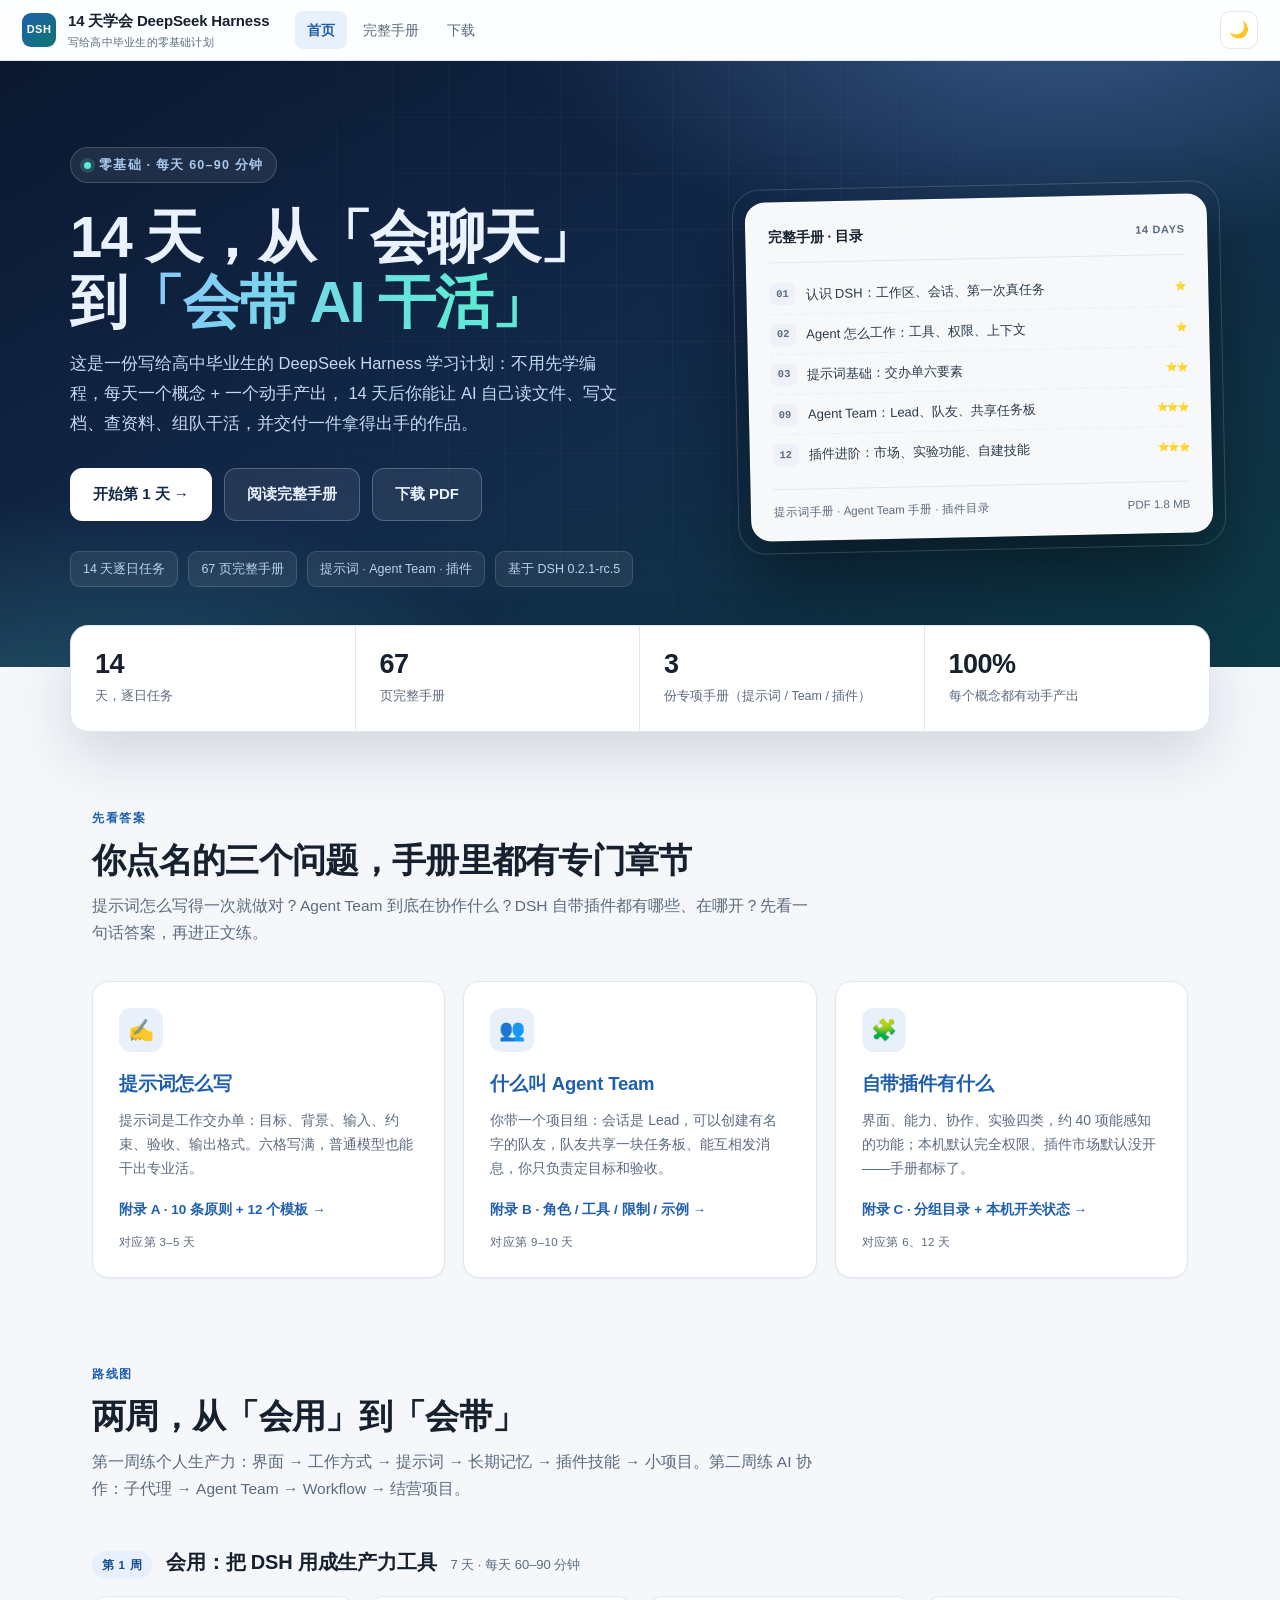
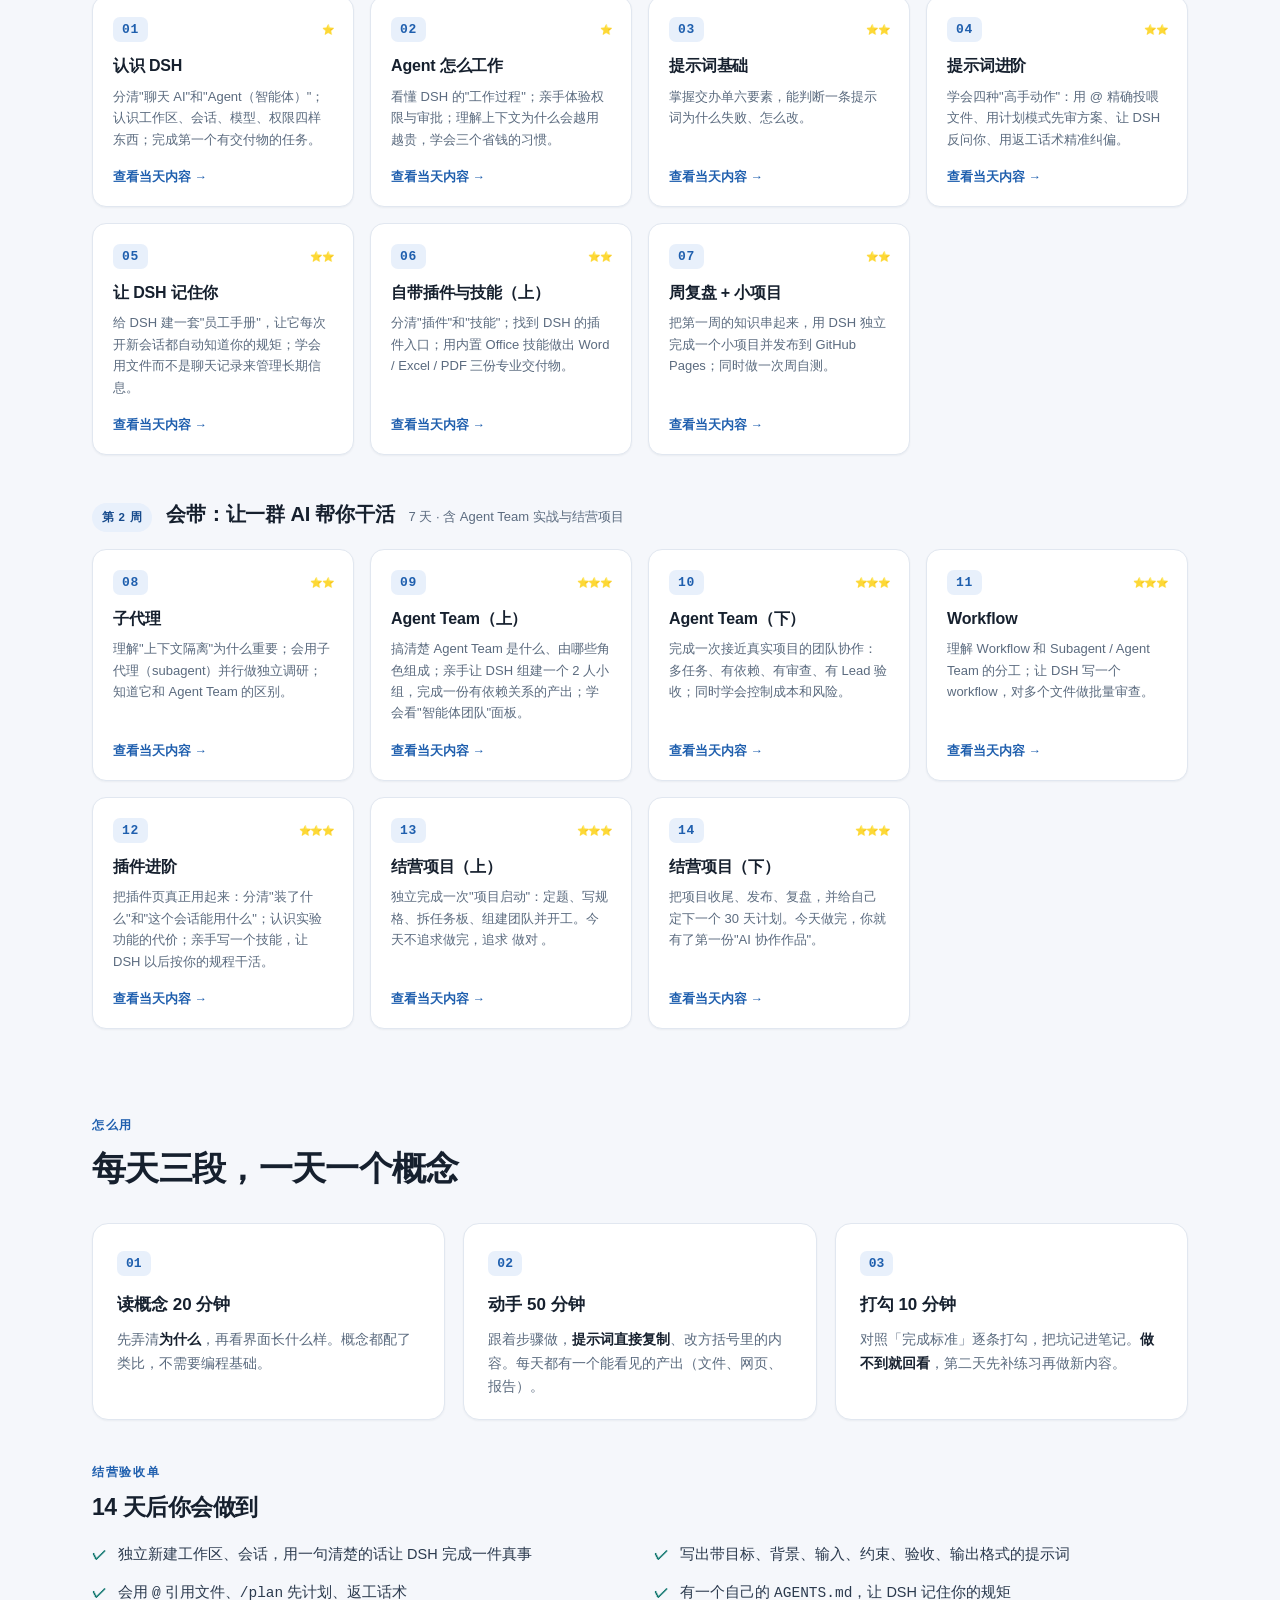
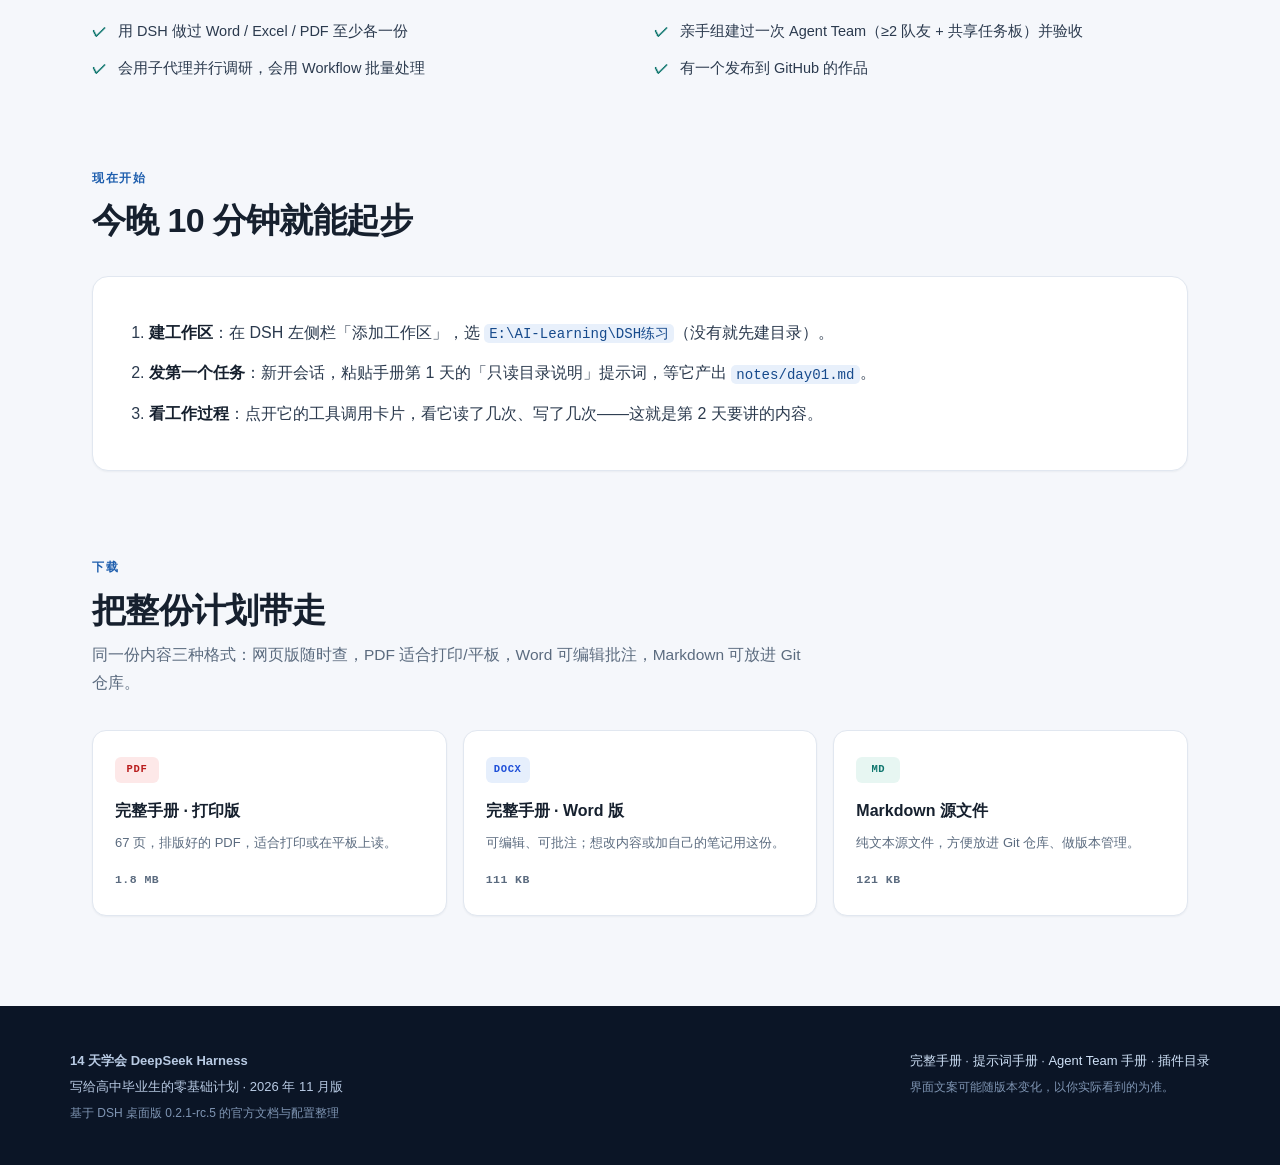
<file: index.html>
<!doctype html>
<html lang="zh-CN">
<head>
<meta charset="utf-8">
<meta name="viewport" content="width=device-width, initial-scale=1">
<title>14 天学会 DeepSeek Harness · 写给高中毕业生的零基础计划</title>
<meta name="description" content="14 天学会 DeepSeek Harness：每天 60–90 分钟的零基础计划，含提示词手册、Agent Team 手册与自带插件目录。">
<meta name="color-scheme" content="light dark">
<meta name="theme-color" content="#0b1830">
<link rel="icon" href="data:image/svg+xml,%3Csvg xmlns='http://www.w3.org/2000/svg' viewBox='0 0 64 64'%3E%3Crect width='64' height='64' rx='14' fill='%231f5fae'/%3E%3Ctext x='32' y='42' font-family='system-ui' font-size='23' font-weight='700' fill='white' text-anchor='middle'%3EDSH%3C/text%3E%3C/svg%3E">
<link rel="stylesheet" href="./assets/style.css">
<noscript><style>.reveal{opacity:1;transform:none}</style></noscript>
</head>
<body class="page-home">

<a class="skip-link" href="#main">跳到正文</a>

<header class="topbar">
  <div class="topbar-inner">
    <a class="brand" href="./index.html">
      <span class="brand-mark">DSH</span>
      <span class="brand-text">14 天学会 DeepSeek Harness<small>写给高中毕业生的零基础计划</small></span>
    </a>
    <nav class="topnav" aria-label="站点导航">
      <a href="./index.html" class="active">首页</a>
      <a href="./guide.html">完整手册</a>
      <a href="#download">下载</a>
    </nav>
    <div class="top-actions">
      <button class="icon-btn" id="themeToggle" type="button" aria-label="切换主题" title="切换主题">🌙</button>
    </div>
  </div>
  <div class="progress"><i id="progressBar"></i></div>
</header>

<section class="landing-hero">
  <div class="hero-inner">
    <div class="hero-copy">
      <span class="hero-kicker"><span class="live-dot"></span>零基础 · 每天 60–90 分钟</span>
      <h1>14 天，从「会聊天」<br>到<span class="grad">「会带 AI 干活」</span></h1>
      <p class="sub">
        这是一份写给高中毕业生的 DeepSeek Harness 学习计划：不用先学编程，每天一个概念 + 一个动手产出，
        14 天后你能让 AI 自己读文件、写文档、查资料、组队干活，并交付一件拿得出手的作品。
      </p>
      <div class="hero-cta">
        <a class="btn btn-primary" href="./guide.html#day-1">开始第 1 天 →</a>
        <a class="btn" href="./guide.html">阅读完整手册</a>
        <a class="btn" href="./downloads/dsh-14day-plan.pdf" download>下载 PDF</a>
      </div>
      <div class="hero-stats">
        <span>14 天逐日任务</span>
        <span>67 页完整手册</span>
        <span>提示词 · Agent Team · 插件</span>
        <span>基于 DSH 0.2.1-rc.5</span>
      </div>
    </div>

    <aside class="preview-card" aria-hidden="true">
      <div class="preview-head"><b>完整手册 · 目录</b><span>14 DAYS</span></div>
      <ul class="preview-list">
        <li><span class="pn">01</span><span class="pt">认识 DSH：工作区、会话、第一次真任务</span><span class="ps">⭐</span></li>
        <li><span class="pn">02</span><span class="pt">Agent 怎么工作：工具、权限、上下文</span><span class="ps">⭐</span></li>
        <li><span class="pn">03</span><span class="pt">提示词基础：交办单六要素</span><span class="ps">⭐⭐</span></li>
        <li><span class="pn">09</span><span class="pt">Agent Team：Lead、队友、共享任务板</span><span class="ps">⭐⭐⭐</span></li>
        <li><span class="pn">12</span><span class="pt">插件进阶：市场、实验功能、自建技能</span><span class="ps">⭐⭐⭐</span></li>
      </ul>
      <div class="preview-foot"><span>提示词手册 · Agent Team 手册 · 插件目录</span><span>PDF 1.8 MB</span></div>
    </aside>
  </div>
</section>

<div class="stats-strip">
  <div class="stat-item"><b>14</b><span>天，逐日任务</span></div>
  <div class="stat-item"><b>67</b><span>页完整手册</span></div>
  <div class="stat-item"><b>3</b><span>份专项手册（提示词 / Team / 插件）</span></div>
  <div class="stat-item"><b>100%</b><span>每个概念都有动手产出</span></div>
</div>

<main class="landing-main" id="main">

  <section class="section-block">
    <div class="section-head reveal">
      <div class="kicker">先看答案</div>
      <h2>你点名的三个问题，手册里都有专门章节</h2>
      <p>提示词怎么写得一次就做对？Agent Team 到底在协作什么？DSH 自带插件都有哪些、在哪开？先看一句话答案，再进正文练。</p>
    </div>
    <div class="grid-3">
      <a class="q-card reveal" href="./guide.html#appendix-a">
        <div class="q-icon">✍️</div>
        <h3>提示词怎么写</h3>
        <p>提示词是工作交办单：目标、背景、输入、约束、验收、输出格式。六格写满，普通模型也能干出专业活。</p>
        <span class="q-link">附录 A · 10 条原则 + 12 个模板 →</span>
        <span class="q-meta">对应第 3–5 天</span>
      </a>
      <a class="q-card reveal" href="./guide.html#appendix-b">
        <div class="q-icon">👥</div>
        <h3>什么叫 Agent Team</h3>
        <p>你带一个项目组：会话是 Lead，可以创建有名字的队友，队友共享一块任务板、能互相发消息，你只负责定目标和验收。</p>
        <span class="q-link">附录 B · 角色 / 工具 / 限制 / 示例 →</span>
        <span class="q-meta">对应第 9–10 天</span>
      </a>
      <a class="q-card reveal" href="./guide.html#appendix-c">
        <div class="q-icon">🧩</div>
        <h3>自带插件有什么</h3>
        <p>界面、能力、协作、实验四类，约 40 项能感知的功能；本机默认完全权限、插件市场默认没开——手册都标了。</p>
        <span class="q-link">附录 C · 分组目录 + 本机开关状态 →</span>
        <span class="q-meta">对应第 6、12 天</span>
      </a>
    </div>
  </section>

  <section class="section-block" id="roadmap">
    <div class="section-head reveal">
      <div class="kicker">路线图</div>
      <h2>两周，从「会用」到「会带」</h2>
      <p>第一周练个人生产力：界面 → 工作方式 → 提示词 → 长期记忆 → 插件技能 → 小项目。第二周练 AI 协作：子代理 → Agent Team → Workflow → 结营项目。</p>
    </div>

    <div class="week-block">
      <div class="week-head reveal">
        <span class="week-badge">第 1 周</span>
        <h3>会用：把 DSH 用成生产力工具</h3>
        <span>7 天 · 每天 60–90 分钟</span>
      </div>
      <div class="day-grid">
        <a class="day-card" href="guide.html#day-1"><div class="day-card-top"><span class="day-num">01</span><span class="day-star">⭐</span></div><h3>认识 DSH</h3><p class="day-out">分清&quot;聊天 AI&quot;和&quot;Agent（智能体）&quot;；认识工作区、会话、模型、权限四样东西；完成第一个有交付物的任务。</p><span class="day-link">查看当天内容 →</span></a><a class="day-card" href="guide.html#day-2"><div class="day-card-top"><span class="day-num">02</span><span class="day-star">⭐</span></div><h3>Agent 怎么工作</h3><p class="day-out">看懂 DSH 的&quot;工作过程&quot;；亲手体验权限与审批；理解上下文为什么会越用越贵，学会三个省钱的习惯。</p><span class="day-link">查看当天内容 →</span></a><a class="day-card" href="guide.html#day-3"><div class="day-card-top"><span class="day-num">03</span><span class="day-star">⭐⭐</span></div><h3>提示词基础</h3><p class="day-out">掌握交办单六要素，能判断一条提示词为什么失败、怎么改。</p><span class="day-link">查看当天内容 →</span></a><a class="day-card" href="guide.html#day-4"><div class="day-card-top"><span class="day-num">04</span><span class="day-star">⭐⭐</span></div><h3>提示词进阶</h3><p class="day-out">学会四种&quot;高手动作&quot;：用 @ 精确投喂文件、用计划模式先审方案、让 DSH 反问你、用返工话术精准纠偏。</p><span class="day-link">查看当天内容 →</span></a><a class="day-card" href="guide.html#day-5"><div class="day-card-top"><span class="day-num">05</span><span class="day-star">⭐⭐</span></div><h3>让 DSH 记住你</h3><p class="day-out">给 DSH 建一套&quot;员工手册&quot;，让它每次开新会话都自动知道你的规矩；学会用文件而不是聊天记录来管理长期信息。</p><span class="day-link">查看当天内容 →</span></a><a class="day-card" href="guide.html#day-6"><div class="day-card-top"><span class="day-num">06</span><span class="day-star">⭐⭐</span></div><h3>自带插件与技能（上）</h3><p class="day-out">分清&quot;插件&quot;和&quot;技能&quot;；找到 DSH 的插件入口；用内置 Office 技能做出 Word / Excel / PDF 三份专业交付物。</p><span class="day-link">查看当天内容 →</span></a><a class="day-card" href="guide.html#day-7"><div class="day-card-top"><span class="day-num">07</span><span class="day-star">⭐⭐</span></div><h3>周复盘 + 小项目</h3><p class="day-out">把第一周的知识串起来，用 DSH 独立完成一个小项目并发布到 GitHub Pages；同时做一次周自测。</p><span class="day-link">查看当天内容 →</span></a>
      </div>
    </div>

    <div class="week-block">
      <div class="week-head reveal">
        <span class="week-badge">第 2 周</span>
        <h3>会带：让一群 AI 帮你干活</h3>
        <span>7 天 · 含 Agent Team 实战与结营项目</span>
      </div>
      <div class="day-grid">
        <a class="day-card" href="guide.html#day-8"><div class="day-card-top"><span class="day-num">08</span><span class="day-star">⭐⭐</span></div><h3>子代理</h3><p class="day-out">理解&quot;上下文隔离&quot;为什么重要；会用子代理（subagent）并行做独立调研；知道它和 Agent Team 的区别。</p><span class="day-link">查看当天内容 →</span></a><a class="day-card" href="guide.html#day-9"><div class="day-card-top"><span class="day-num">09</span><span class="day-star">⭐⭐⭐</span></div><h3>Agent Team（上）</h3><p class="day-out">搞清楚 Agent Team 是什么、由哪些角色组成；亲手让 DSH 组建一个 2 人小组，完成一份有依赖关系的产出；学会看&quot;智能体团队&quot;面板。</p><span class="day-link">查看当天内容 →</span></a><a class="day-card" href="guide.html#day-10"><div class="day-card-top"><span class="day-num">10</span><span class="day-star">⭐⭐⭐</span></div><h3>Agent Team（下）</h3><p class="day-out">完成一次接近真实项目的团队协作：多任务、有依赖、有审查、有 Lead 验收；同时学会控制成本和风险。</p><span class="day-link">查看当天内容 →</span></a><a class="day-card" href="guide.html#day-11"><div class="day-card-top"><span class="day-num">11</span><span class="day-star">⭐⭐⭐</span></div><h3>Workflow</h3><p class="day-out">理解 Workflow 和 Subagent / Agent Team 的分工；让 DSH 写一个 workflow，对多个文件做批量审查。</p><span class="day-link">查看当天内容 →</span></a><a class="day-card" href="guide.html#day-12"><div class="day-card-top"><span class="day-num">12</span><span class="day-star">⭐⭐⭐</span></div><h3>插件进阶</h3><p class="day-out">把插件页真正用起来：分清&quot;装了什么&quot;和&quot;这个会话能用什么&quot;；认识实验功能的代价；亲手写一个技能，让 DSH 以后按你的规程干活。</p><span class="day-link">查看当天内容 →</span></a><a class="day-card" href="guide.html#day-13"><div class="day-card-top"><span class="day-num">13</span><span class="day-star">⭐⭐⭐</span></div><h3>结营项目（上）</h3><p class="day-out">独立完成一次&quot;项目启动&quot;：定题、写规格、拆任务板、组建团队并开工。今天不追求做完，追求 做对 。</p><span class="day-link">查看当天内容 →</span></a><a class="day-card" href="guide.html#day-14"><div class="day-card-top"><span class="day-num">14</span><span class="day-star">⭐⭐⭐</span></div><h3>结营项目（下）</h3><p class="day-out">把项目收尾、发布、复盘，并给自己定下一个 30 天计划。今天做完，你就有了第一份&quot;AI 协作作品&quot;。</p><span class="day-link">查看当天内容 →</span></a>
      </div>
    </div>
  </section>

  <section class="section-block">
    <div class="section-head reveal">
      <div class="kicker">怎么用</div>
      <h2>每天三段，一天一个概念</h2>
    </div>
    <div class="how-grid">
      <div class="how-card reveal">
        <h3>读概念 20 分钟</h3>
        <p>先弄清<b>为什么</b>，再看界面长什么样。概念都配了类比，不需要编程基础。</p>
      </div>
      <div class="how-card reveal">
        <h3>动手 50 分钟</h3>
        <p>跟着步骤做，<b>提示词直接复制</b>、改方括号里的内容。每天都有一个能看见的产出（文件、网页、报告）。</p>
      </div>
      <div class="how-card reveal">
        <h3>打勾 10 分钟</h3>
        <p>对照「完成标准」逐条打勾，把坑记进笔记。<b>做不到就回看</b>，第二天先补练习再做新内容。</p>
      </div>
    </div>

    <div class="week-block">
      <div class="section-head reveal" style="margin-bottom:20px">
        <div class="kicker">结营验收单</div>
        <h2 style="font-size:23px">14 天后你会做到</h2>
      </div>
      <ul class="kit-list reveal">
        <li>独立新建工作区、会话，用一句清楚的话让 DSH 完成一件真事</li>
        <li>写出带目标、背景、输入、约束、验收、输出格式的提示词</li>
        <li>会用 <code>@</code> 引用文件、<code>/plan</code> 先计划、返工话术</li>
        <li>有一个自己的 <code>AGENTS.md</code>，让 DSH 记住你的规矩</li>
        <li>用 DSH 做过 Word / Excel / PDF 至少各一份</li>
        <li>亲手组建过一次 Agent Team（≥2 队友 + 共享任务板）并验收</li>
        <li>会用子代理并行调研，会用 Workflow 批量处理</li>
        <li>有一个发布到 GitHub 的作品</li>
      </ul>
    </div>
  </section>

  <section class="section-block">
    <div class="section-head reveal">
      <div class="kicker">现在开始</div>
      <h2>今晚 10 分钟就能起步</h2>
    </div>
    <div class="quickstart reveal">
      <ol>
        <li><b>建工作区</b>：在 DSH 左侧栏「添加工作区」，选 <code>E:\AI-Learning\DSH练习</code>（没有就先建目录）。</li>
        <li><b>发第一个任务</b>：新开会话，粘贴手册第 1 天的「只读目录说明」提示词，等它产出 <code>notes/day01.md</code>。</li>
        <li><b>看工作过程</b>：点开它的工具调用卡片，看它读了几次、写了几次——这就是第 2 天要讲的内容。</li>
      </ol>
    </div>
  </section>

  <section class="section-block" id="download">
    <div class="section-head reveal">
      <div class="kicker">下载</div>
      <h2>把整份计划带走</h2>
      <p>同一份内容三种格式：网页版随时查，PDF 适合打印/平板，Word 可编辑批注，Markdown 可放进 Git 仓库。</p>
    </div>
    <div class="download-grid">
      <a class="download-card reveal" href="./downloads/dsh-14day-plan.pdf" download>
        <span class="file-badge file-pdf">PDF</span>
        <h3>完整手册 · 打印版</h3>
        <p>67 页，排版好的 PDF，适合打印或在平板上读。</p>
        <span class="size">1.8 MB</span>
      </a>
      <a class="download-card reveal" href="./downloads/dsh-14day-plan.docx" download>
        <span class="file-badge file-docx">DOCX</span>
        <h3>完整手册 · Word 版</h3>
        <p>可编辑、可批注；想改内容或加自己的笔记用这份。</p>
        <span class="size">111 KB</span>
      </a>
      <a class="download-card reveal" href="./downloads/dsh-14day-plan.md" download>
        <span class="file-badge file-md">MD</span>
        <h3>Markdown 源文件</h3>
        <p>纯文本源文件，方便放进 Git 仓库、做版本管理。</p>
        <span class="size">121 KB</span>
      </a>
    </div>
  </section>

</main>

<footer class="landing-foot">
  <div class="foot-inner">
    <div>
      <b>14 天学会 DeepSeek Harness</b><br>
      写给高中毕业生的零基础计划 · 2026 年 11 月版<br>
      <span class="muted">基于 DSH 桌面版 0.2.1-rc.5 的官方文档与配置整理</span>
    </div>
    <div>
      <a href="./guide.html">完整手册</a> · <a href="./guide.html#appendix-a">提示词手册</a> ·
      <a href="./guide.html#appendix-b">Agent Team 手册</a> · <a href="./guide.html#appendix-c">插件目录</a><br>
      <span class="muted">界面文案可能随版本变化，以你实际看到的为准。</span>
    </div>
  </div>
</footer>

<script src="./assets/app.js"></script>
</body>
</html>
</file>
<file: assets/style.css>
/* ============================================================
   14 天学会 DeepSeek Harness · 站点样式
   纯 CSS，无外部依赖；浅色/深色主题
   ============================================================ */

:root {
  --paper: #f5f7fb;
  --paper-soft: #eef2f8;
  --card: #ffffff;
  --ink: #16202e;
  --ink-soft: #2b3a4e;
  --muted: #5b6b7f;
  --line: #e1e7f0;
  --line-strong: #cbd6e4;
  --accent: #1f5fae;
  --accent-strong: #164a8c;
  --accent-soft: #e8f0fb;
  --teal: #0f766e;
  --gold: #a16207;
  --code-bg: #0f1724;
  --code-ink: #dbe6f5;
  --shadow-sm: 0 1px 2px rgba(15, 30, 50, 0.05);
  --shadow-md: 0 10px 30px rgba(15, 30, 50, 0.08);
  --shadow-lg: 0 24px 60px rgba(10, 25, 45, 0.14);
  --radius: 16px;
  --radius-sm: 10px;
  --topbar-h: 60px;
  --sidebar-w: 300px;
  --font-sans: -apple-system, BlinkMacSystemFont, "Segoe UI", "Microsoft YaHei",
    "PingFang SC", "Hiragino Sans GB", "Source Han Sans SC", sans-serif;
  --font-mono: "Cascadia Code", "JetBrains Mono", Consolas, "SFMono-Regular",
    "Microsoft YaHei", monospace;
}

[data-theme="dark"] {
  --paper: #0a111d;
  --paper-soft: #111a29;
  --card: #121c2c;
  --ink: #e8eef8;
  --ink-soft: #d2ddef;
  --muted: #9aabc2;
  --line: #223049;
  --line-strong: #2e4060;
  --accent: #7db4ff;
  --accent-strong: #a9caff;
  --accent-soft: #15263f;
  --teal: #5eead4;
  --gold: #f2c14e;
  --code-bg: #060b14;
  --code-ink: #d5e2f3;
  --shadow-sm: 0 1px 2px rgba(0, 0, 0, 0.4);
  --shadow-md: 0 10px 30px rgba(0, 0, 0, 0.45);
  --shadow-lg: 0 24px 60px rgba(0, 0, 0, 0.55);
}

* { box-sizing: border-box; }

html {
  scroll-behavior: smooth;
  scroll-padding-top: calc(var(--topbar-h) + 20px);
}

body {
  margin: 0;
  background: var(--paper);
  color: var(--ink);
  font-family: var(--font-sans);
  font-size: 16px;
  line-height: 1.78;
  -webkit-font-smoothing: antialiased;
  text-rendering: optimizeLegibility;
}

a { color: var(--accent); text-decoration: none; }
a:hover { text-decoration: underline; }

::selection { background: var(--accent); color: #fff; }

.skip-link {
  position: fixed;
  top: -60px;
  left: 16px;
  z-index: 200;
  background: var(--accent);
  color: #fff;
  padding: 10px 16px;
  border-radius: 0 0 10px 10px;
  transition: top 0.2s;
  font-size: 14px;
}
.skip-link:focus { top: 0; text-decoration: none; }

/* ---------------- 顶栏 ---------------- */
.topbar {
  position: sticky;
  top: 0;
  z-index: 100;
  background: color-mix(in srgb, var(--card) 82%, transparent);
  backdrop-filter: saturate(160%) blur(14px);
  -webkit-backdrop-filter: saturate(160%) blur(14px);
  border-bottom: 1px solid var(--line);
}
.topbar.scrolled {
  background: var(--card);
  box-shadow: 0 6px 24px rgba(10, 25, 45, 0.08);
}
[data-theme="dark"] .topbar.scrolled { box-shadow: 0 6px 24px rgba(0, 0, 0, 0.5); }
.topbar-inner {
  max-width: 1320px;
  margin: 0 auto;
  height: var(--topbar-h);
  padding: 0 22px;
  display: flex;
  align-items: center;
  gap: 18px;
}
.brand {
  display: flex;
  align-items: center;
  gap: 12px;
  color: var(--ink);
  font-weight: 700;
  letter-spacing: -0.01em;
  white-space: nowrap;
}
.brand:hover { text-decoration: none; }
.brand-mark {
  display: inline-grid;
  place-items: center;
  width: 34px;
  height: 34px;
  border-radius: 9px;
  background: linear-gradient(135deg, #1f5fae, #0f766e);
  color: #fff;
  font-size: 11px;
  font-weight: 800;
  letter-spacing: 0.04em;
  box-shadow: var(--shadow-sm);
}
.brand-text { font-size: 15px; }
.brand-text small {
  display: block;
  font-size: 11px;
  font-weight: 500;
  color: var(--muted);
  letter-spacing: 0.02em;
  margin-top: -2px;
}
.topnav { display: flex; gap: 4px; margin-left: 8px; }
.topnav a {
  color: var(--muted);
  font-size: 14px;
  padding: 7px 12px;
  border-radius: 8px;
}
.topnav a:hover { background: var(--paper-soft); color: var(--ink); text-decoration: none; }
.topnav a.active { color: var(--accent); background: var(--accent-soft); font-weight: 600; }
.top-actions { margin-left: auto; display: flex; gap: 8px; align-items: center; }
.icon-btn {
  width: 38px;
  height: 38px;
  display: inline-grid;
  place-items: center;
  border: 1px solid var(--line);
  background: var(--card);
  color: var(--ink-soft);
  border-radius: 10px;
  cursor: pointer;
  font-size: 16px;
  line-height: 1;
  transition: all 0.15s;
}
.icon-btn:hover { border-color: var(--line-strong); background: var(--paper-soft); }
.menu-btn { display: none; }

.progress {
  position: absolute;
  left: 0;
  right: 0;
  bottom: -1px;
  height: 2px;
  background: transparent;
}
.progress i {
  display: block;
  height: 100%;
  width: 0;
  background: linear-gradient(90deg, var(--accent), var(--teal));
  transition: width 0.08s linear;
}

/* ---------------- 布局 ---------------- */
.layout {
  max-width: 1320px;
  margin: 0 auto;
  padding: 28px 22px 80px;
  display: grid;
  grid-template-columns: var(--sidebar-w) minmax(0, 1fr);
  gap: 32px;
  align-items: start;
}

/* ---------------- 侧栏 ---------------- */
.sidebar {
  position: sticky;
  top: calc(var(--topbar-h) + 20px);
  max-height: calc(100vh - var(--topbar-h) - 40px);
  overflow-y: auto;
  overscroll-behavior: contain;
  padding-right: 6px;
  scrollbar-width: thin;
}
.sidebar-inner { padding-bottom: 30px; }
.sidebar::-webkit-scrollbar { width: 6px; }
.sidebar::-webkit-scrollbar-thumb { background: var(--line-strong); border-radius: 6px; }

.search-wrap { position: relative; margin-bottom: 18px; }
.search-wrap input {
  width: 100%;
  height: 42px;
  padding: 0 14px;
  border: 1px solid var(--line);
  border-radius: 11px;
  background: var(--card);
  color: var(--ink);
  font: inherit;
  font-size: 14px;
  box-shadow: var(--shadow-sm);
  outline: none;
  transition: border-color 0.15s, box-shadow 0.15s;
}
.search-wrap input::placeholder { color: var(--muted); }
.search-wrap input:focus {
  border-color: var(--accent);
  box-shadow: 0 0 0 4px color-mix(in srgb, var(--accent) 14%, transparent);
}
.search-results {
  position: absolute;
  top: 48px;
  left: 0;
  right: 0;
  z-index: 60;
  background: var(--card);
  border: 1px solid var(--line);
  border-radius: 12px;
  box-shadow: var(--shadow-lg);
  max-height: 380px;
  overflow-y: auto;
  padding: 6px;
}
.search-hit {
  display: block;
  padding: 9px 11px;
  border-radius: 8px;
  color: var(--ink);
  font-size: 13.5px;
  line-height: 1.5;
}
.search-hit:hover, .search-hit:focus { background: var(--paper-soft); text-decoration: none; }
.search-hit b { color: var(--accent); }
.search-hit .hit-eyebrow {
  display: block;
  font-size: 11px;
  color: var(--muted);
  letter-spacing: 0.04em;
}
.search-hit .hit-snippet { color: var(--muted); font-size: 12px; }
.search-empty { padding: 14px; color: var(--muted); font-size: 13px; text-align: center; }

.nav-group { margin-bottom: 22px; }
.nav-label {
  font-size: 11px;
  font-weight: 700;
  letter-spacing: 0.14em;
  text-transform: uppercase;
  color: var(--muted);
  padding: 0 10px 8px;
}
.nav-item {
  display: flex;
  align-items: center;
  gap: 9px;
  padding: 7px 10px;
  border-radius: 9px;
  color: var(--ink-soft);
  font-size: 14px;
  line-height: 1.35;
  border: 1px solid transparent;
  transition: background 0.12s, color 0.12s;
}
.nav-item:hover { background: var(--paper-soft); text-decoration: none; color: var(--ink); }
.nav-item.active {
  background: var(--accent-soft);
  color: var(--accent-strong);
  font-weight: 600;
  border-color: color-mix(in srgb, var(--accent) 25%, transparent);
}
.nav-item .dot {
  width: 5px;
  height: 5px;
  border-radius: 50%;
  background: var(--line-strong);
  flex: none;
}
.nav-item.active .dot { background: var(--accent); }
.nav-num {
  flex: none;
  width: 26px;
  height: 22px;
  display: inline-grid;
  place-items: center;
  border-radius: 6px;
  background: var(--paper-soft);
  color: var(--muted);
  font: 600 11px/1 var(--font-mono);
}
.nav-item.active .nav-num { background: var(--accent); color: #fff; }
.nav-letter { font-family: var(--font-sans); }
.nav-t { flex: 1; min-width: 0; }
.nav-star { font-size: 9.5px; letter-spacing: -0.06em; flex: none; opacity: 0.85; }

/* ---------------- 内容区 ---------------- */
.content { min-width: 0; }

.doc-hero {
  background: linear-gradient(145deg, #0d1f38 0%, #14325c 52%, #0f4c5c 100%);
  color: #eaf2ff;
  border-radius: var(--radius);
  padding: 44px 46px 40px;
  box-shadow: var(--shadow-md);
  position: relative;
  overflow: hidden;
  margin-bottom: 26px;
}
.doc-hero::before {
  content: "14";
  position: absolute;
  right: 26px;
  bottom: -46px;
  font-size: 230px;
  line-height: 1;
  font-weight: 800;
  letter-spacing: -0.06em;
  color: rgba(255, 255, 255, 0.055);
  pointer-events: none;
  user-select: none;
}
.doc-hero::after {
  content: "";
  position: absolute;
  right: -120px;
  top: -120px;
  width: 340px;
  height: 340px;
  border-radius: 50%;
  background: radial-gradient(circle, rgba(125, 180, 255, 0.28), transparent 70%);
  pointer-events: none;
}
.doc-hero .eyebrow {
  font-size: 12px;
  letter-spacing: 0.16em;
  text-transform: uppercase;
  color: #9fc2ee;
  font-weight: 700;
}
.doc-hero h1 {
  margin: 12px 0 6px;
  font-size: clamp(28px, 3.4vw, 40px);
  line-height: 1.25;
  letter-spacing: -0.02em;
}
.doc-hero .sub { margin: 0; color: #c5d8f2; font-size: 15.5px; }
.hero-meta { display: flex; flex-wrap: wrap; gap: 8px; margin: 20px 0 0; }
.hero-meta span {
  font-size: 12.5px;
  color: #d7e6fa;
  background: rgba(255, 255, 255, 0.1);
  border: 1px solid rgba(255, 255, 255, 0.16);
  padding: 5px 11px;
  border-radius: 999px;
}
.hero-actions { display: flex; flex-wrap: wrap; gap: 10px; margin-top: 24px; }
.toc-hint { margin-top: 18px; font-size: 12.5px; color: #9fc2ee; }

.btn {
  display: inline-flex;
  align-items: center;
  gap: 8px;
  padding: 10px 18px;
  border-radius: 11px;
  font-size: 14px;
  font-weight: 600;
  border: 1px solid rgba(255, 255, 255, 0.22);
  color: #eaf2ff;
  background: rgba(255, 255, 255, 0.08);
  transition: all 0.15s;
  cursor: pointer;
}
.btn:hover { background: rgba(255, 255, 255, 0.16); text-decoration: none; transform: translateY(-1px); }
.btn-primary { background: #fff; color: #12294a; border-color: #fff; }
.btn-primary:hover { background: #eaf2ff; color: #0d1f38; }

.doc-section {
  background: var(--card);
  border: 1px solid var(--line);
  border-radius: var(--radius);
  padding: 40px 46px 44px;
  box-shadow: var(--shadow-sm);
  margin-bottom: 26px;
  scroll-margin-top: calc(var(--topbar-h) + 20px);
}
.doc-section.kind-divider {
  background: transparent;
  border: none;
  box-shadow: none;
  padding: 20px 6px 4px;
  margin-bottom: 4px;
}
.kind-divider .section-title {
  font-size: clamp(26px, 3vw, 34px);
  border-bottom: none;
  padding-bottom: 0;
}
.kind-divider .section-title .anchor { display: none; }

.section-eyebrow {
  font-size: 12px;
  font-weight: 800;
  letter-spacing: 0.14em;
  color: var(--accent);
  text-transform: uppercase;
  margin-bottom: 8px;
}
.section-eyebrow .star { color: var(--gold); letter-spacing: -0.05em; font-size: 12px; }

.section-title {
  font-size: clamp(22px, 2.4vw, 29px);
  line-height: 1.3;
  letter-spacing: -0.015em;
  margin: 0 0 18px;
  padding-bottom: 14px;
  border-bottom: 1px solid var(--line);
  position: relative;
}
.section-title .anchor {
  margin-left: 10px;
  color: var(--line-strong);
  font-weight: 400;
  opacity: 0;
  transition: opacity 0.15s;
  text-decoration: none;
}
.section-title:hover .anchor { opacity: 1; }

.content h3.sub-title {
  font-size: 19px;
  margin: 30px 0 10px;
  letter-spacing: -0.01em;
  color: var(--ink);
}
.content h4.mini-title {
  font-size: 16px;
  margin: 22px 0 8px;
  color: var(--ink-soft);
}
.content p { margin: 12px 0; }
.content strong { color: var(--ink); }
.content em { color: var(--ink-soft); }

.content p.label {
  margin: 24px 0 8px;
  font-weight: 700;
  font-size: 16.5px;
  color: var(--ink);
}
.content p.step {
  margin: 24px 0 10px;
  font-weight: 700;
  font-size: 16px;
  color: var(--ink);
  padding-left: 13px;
  border-left: 3px solid var(--accent);
  line-height: 1.5;
}

.content ul, .content ol { margin: 10px 0 14px; padding-left: 24px; }
.content li { margin: 5px 0; }
.content li.indent-1 { margin-left: 18px; }
.content li.indent-2 { margin-left: 36px; }

ul.checklist { list-style: none; padding-left: 2px; }
ul.checklist li {
  position: relative;
  padding-left: 28px;
  margin: 7px 0;
  color: var(--ink-soft);
}
ul.checklist li::before {
  content: "☐";
  position: absolute;
  left: 2px;
  top: -1px;
  font-size: 17px;
  color: var(--line-strong);
}
ul.checklist li.done::before { content: "☑"; color: var(--teal); }
ul.checklist li.done { color: var(--muted); text-decoration: line-through; text-decoration-color: var(--line-strong); }

.content code {
  font-family: var(--font-mono);
  font-size: 0.88em;
  background: var(--accent-soft);
  color: var(--accent-strong);
  padding: 1.5px 5px;
  border-radius: 5px;
  word-break: break-word;
}

.content blockquote {
  margin: 16px 0;
  padding: 12px 18px;
  border-left: 3px solid var(--accent);
  background: var(--paper-soft);
  border-radius: 0 10px 10px 0;
  color: var(--ink-soft);
}
.content blockquote p { margin: 0; }

.content hr.sep {
  border: none;
  border-top: 1px solid var(--line);
  margin: 26px 0;
}

/* 表格 */
.table-wrap {
  margin: 18px 0 22px;
  overflow-x: auto;
  border: 1px solid var(--line);
  border-radius: 12px;
  background: var(--card);
  -webkit-overflow-scrolling: touch;
}
.table-wrap table {
  border-collapse: collapse;
  width: 100%;
  min-width: 520px;
  font-size: 14.5px;
  line-height: 1.6;
}
.table-wrap th {
  text-align: left;
  font-weight: 700;
  background: var(--paper-soft);
  color: var(--ink);
  padding: 11px 14px;
  border-bottom: 1px solid var(--line-strong);
  white-space: nowrap;
}
.table-wrap td {
  padding: 10px 14px;
  border-bottom: 1px solid var(--line);
  vertical-align: top;
  color: var(--ink-soft);
}
.table-wrap tr:last-child td { border-bottom: none; }
.table-wrap tbody tr:nth-child(even) { background: color-mix(in srgb, var(--paper-soft) 55%, transparent); }
.table-wrap tbody tr:hover { background: var(--accent-soft); }
.table-wrap td code { font-size: 0.84em; }

/* 代码块 */
.code-block {
  margin: 18px 0 22px;
  border-radius: 12px;
  overflow: hidden;
  background: var(--code-bg);
  border: 1px solid color-mix(in srgb, var(--code-bg) 70%, var(--line));
  box-shadow: var(--shadow-sm);
}
.code-bar {
  display: flex;
  align-items: center;
  justify-content: space-between;
  padding: 8px 14px;
  background: rgba(255, 255, 255, 0.05);
  border-bottom: 1px solid rgba(255, 255, 255, 0.08);
}
.code-lang {
  font-size: 11px;
  letter-spacing: 0.12em;
  text-transform: uppercase;
  color: #8fa6c4;
  font-weight: 700;
}
.copy-btn {
  border: 1px solid rgba(255, 255, 255, 0.16);
  background: transparent;
  color: #b9cbe4;
  font-size: 12px;
  padding: 3px 10px;
  border-radius: 7px;
  cursor: pointer;
  font-family: inherit;
  transition: all 0.15s;
}
.copy-btn:hover { background: rgba(255, 255, 255, 0.1); color: #fff; }
.copy-btn.copied { color: #5eead4; border-color: rgba(94, 234, 212, 0.4); }
.code-block pre {
  margin: 0;
  padding: 16px 18px;
  overflow-x: auto;
  color: var(--code-ink);
  font-family: var(--font-mono);
  font-size: 13.2px;
  line-height: 1.62;
  tab-size: 2;
}
.code-block pre code {
  background: none;
  color: inherit;
  padding: 0;
  font-size: inherit;
  white-space: pre;
}

.doc-foot {
  text-align: center;
  color: var(--muted);
  font-size: 13px;
  padding: 26px 0 10px;
  line-height: 2;
}
.doc-foot .foot-links { display: flex; justify-content: center; gap: 18px; flex-wrap: wrap; margin-top: 6px; }

/* ---------------- 回到顶部 ---------------- */
.to-top {
  position: fixed;
  right: 24px;
  bottom: 24px;
  width: 46px;
  height: 46px;
  border-radius: 50%;
  border: 1px solid var(--line);
  background: var(--card);
  color: var(--ink);
  font-size: 18px;
  cursor: pointer;
  box-shadow: var(--shadow-md);
  opacity: 0;
  pointer-events: none;
  transform: translateY(10px);
  transition: all 0.2s;
  z-index: 120;
}
.to-top.show { opacity: 1; pointer-events: auto; transform: none; }
.to-top:hover { background: var(--paper-soft); }

/* ---------------- 遮罩（移动端菜单） ---------------- */
.overlay {
  position: fixed;
  inset: 0;
  background: rgba(8, 16, 28, 0.45);
  backdrop-filter: blur(2px);
  z-index: 90;
  opacity: 0;
  pointer-events: none;
  transition: opacity 0.2s;
}
body.sidebar-open .overlay { opacity: 1; pointer-events: auto; }

/* ============================================================
   首页
   ============================================================ */
.landing-hero {
  position: relative;
  overflow: hidden;
  background:
    radial-gradient(900px 420px at 82% -10%, rgba(125, 180, 255, 0.35), transparent 60%),
    radial-gradient(700px 380px at 8% 110%, rgba(94, 234, 212, 0.22), transparent 60%),
    linear-gradient(150deg, #0b1830 0%, #12294a 48%, #0d3a45 100%);
  color: #eaf2ff;
  padding: 86px 22px 80px;
}
.landing-hero::before {
  content: "";
  position: absolute;
  inset: 0;
  background-image: linear-gradient(rgba(255, 255, 255, 0.045) 1px, transparent 1px),
    linear-gradient(90deg, rgba(255, 255, 255, 0.045) 1px, transparent 1px);
  background-size: 56px 56px;
  mask-image: radial-gradient(circle at 50% 30%, #000 0%, transparent 72%);
  pointer-events: none;
}
.hero-inner {
  position: relative;
  max-width: 1140px;
  margin: 0 auto;
  display: grid;
  grid-template-columns: minmax(0, 1.15fr) minmax(0, 0.85fr);
  gap: 52px;
  align-items: center;
}
.hero-kicker {
  display: inline-flex;
  align-items: center;
  gap: 8px;
  font-size: 12.5px;
  letter-spacing: 0.1em;
  color: #a9c8ee;
  background: rgba(255, 255, 255, 0.08);
  border: 1px solid rgba(255, 255, 255, 0.16);
  padding: 6px 13px;
  border-radius: 999px;
  font-weight: 600;
}
.hero-kicker .live-dot {
  width: 7px;
  height: 7px;
  border-radius: 50%;
  background: #5eead4;
  box-shadow: 0 0 0 4px rgba(94, 234, 212, 0.18);
}
.landing-hero h1 {
  margin: 22px 0 14px;
  font-size: clamp(34px, 5vw, 58px);
  line-height: 1.12;
  letter-spacing: -0.03em;
  font-weight: 800;
}
.landing-hero h1 .grad {
  background: linear-gradient(100deg, #8ec5ff, #5eead4 80%);
  -webkit-background-clip: text;
  background-clip: text;
  color: transparent;
}
.landing-hero .sub {
  max-width: 560px;
  margin: 0;
  color: #c6d9f3;
  font-size: 16.5px;
  line-height: 1.8;
}
.hero-cta { display: flex; flex-wrap: wrap; gap: 12px; margin-top: 30px; }
.hero-cta .btn { padding: 12px 22px; font-size: 15px; border-radius: 12px; }
.hero-stats {
  display: flex;
  flex-wrap: wrap;
  gap: 10px;
  margin-top: 30px;
}
.hero-stats span {
  font-size: 12.5px;
  color: #bcd2ee;
  background: rgba(255, 255, 255, 0.07);
  border: 1px solid rgba(255, 255, 255, 0.13);
  padding: 6px 12px;
  border-radius: 9px;
}

.preview-card {
  position: relative;
  background: rgba(255, 255, 255, 0.97);
  color: #16202e;
  border-radius: 20px;
  box-shadow: 0 40px 80px rgba(0, 0, 0, 0.45);
  padding: 22px 22px 18px;
  transform: rotate(-1.2deg);
  border: 1px solid rgba(255, 255, 255, 0.7);
}
.preview-card::after {
  content: "";
  position: absolute;
  inset: -14px;
  border-radius: 28px;
  border: 1px solid rgba(255, 255, 255, 0.16);
  pointer-events: none;
}
.preview-head {
  display: flex;
  align-items: center;
  justify-content: space-between;
  padding-bottom: 12px;
  border-bottom: 1px solid #e1e7f0;
}
.preview-head b { font-size: 14px; letter-spacing: -0.01em; }
.preview-head span { font-size: 11px; color: #5b6b7f; font-weight: 600; letter-spacing: 0.06em; }
.preview-list { list-style: none; margin: 12px 0 0; padding: 0; }
.preview-list li {
  display: flex;
  align-items: center;
  gap: 10px;
  padding: 8px 0;
  font-size: 13px;
  color: #2b3a4e;
  border-bottom: 1px dashed #e8edf5;
}
.preview-list li:last-child { border-bottom: none; }
.preview-list .pn {
  width: 26px;
  height: 22px;
  flex: none;
  display: grid;
  place-items: center;
  border-radius: 6px;
  background: #eef2f8;
  color: #5b6b7f;
  font: 700 10.5px/1 var(--font-mono);
}
.preview-list .pt { flex: 1; }
.preview-list .ps { color: #b7791f; font-size: 9px; letter-spacing: -0.05em; }
.preview-foot {
  margin-top: 14px;
  padding-top: 12px;
  border-top: 1px solid #e1e7f0;
  display: flex;
  justify-content: space-between;
  align-items: center;
  font-size: 11.5px;
  color: #5b6b7f;
}

.landing-main {
  max-width: 1140px;
  margin: 0 auto;
  padding: 0 22px;
}
.section-block { padding: 76px 0 10px; }
.section-head { max-width: 720px; margin-bottom: 34px; }
.section-head .kicker {
  font-size: 12px;
  font-weight: 800;
  letter-spacing: 0.14em;
  color: var(--accent);
  text-transform: uppercase;
}
.section-head h2 {
  margin: 10px 0 10px;
  font-size: clamp(25px, 3vw, 34px);
  letter-spacing: -0.02em;
  line-height: 1.25;
}
.section-head p { margin: 0; color: var(--muted); font-size: 15.5px; }

.stats-strip {
  position: relative;
  max-width: 1140px;
  margin: -42px auto 0;
  background: var(--card);
  border: 1px solid var(--line);
  border-radius: 18px;
  box-shadow: var(--shadow-lg);
  display: grid;
  grid-template-columns: repeat(4, 1fr);
  overflow: hidden;
}
.stat-item { padding: 22px 24px; border-right: 1px solid var(--line); }
.stat-item:last-child { border-right: none; }
.stat-item b { display: block; font-size: 27px; letter-spacing: -0.02em; line-height: 1.2; }
.stat-item span { font-size: 12.5px; color: var(--muted); }

.grid-3 { display: grid; grid-template-columns: repeat(3, minmax(0, 1fr)); gap: 18px; }
.q-card {
  background: var(--card);
  border: 1px solid var(--line);
  border-radius: var(--radius);
  padding: 26px 26px 24px;
  box-shadow: var(--shadow-sm);
  transition: transform 0.18s, box-shadow 0.18s, border-color 0.18s;
  display: flex;
  flex-direction: column;
}
.q-card:hover { transform: translateY(-3px); box-shadow: var(--shadow-md); border-color: var(--line-strong); }
.q-icon {
  width: 44px;
  height: 44px;
  display: grid;
  place-items: center;
  border-radius: 12px;
  font-size: 21px;
  background: var(--accent-soft);
  margin-bottom: 16px;
}
.q-card h3 { margin: 0 0 8px; font-size: 18.5px; letter-spacing: -0.01em; }
.q-card p { margin: 0 0 18px; color: var(--muted); font-size: 14px; line-height: 1.7; }
.q-card .q-link { margin-top: auto; font-size: 13.5px; font-weight: 600; color: var(--accent); }
.q-card .q-meta { font-size: 11.5px; color: var(--muted); margin-top: 10px; letter-spacing: 0.03em; }

.week-block { margin-top: 42px; }
.week-head {
  display: flex;
  align-items: baseline;
  gap: 14px;
  margin-bottom: 16px;
  flex-wrap: wrap;
}
.week-head h3 { margin: 0; font-size: 20px; letter-spacing: -0.01em; }
.week-head span { font-size: 13px; color: var(--muted); }
.week-head .week-badge {
  font-size: 11.5px;
  font-weight: 700;
  letter-spacing: 0.06em;
  padding: 4px 10px;
  border-radius: 999px;
  background: var(--accent-soft);
  color: var(--accent-strong);
}
.day-grid { display: grid; grid-template-columns: repeat(auto-fill, minmax(238px, 1fr)); gap: 16px; }
.day-card {
  display: flex;
  flex-direction: column;
  background: var(--card);
  border: 1px solid var(--line);
  border-radius: 14px;
  padding: 20px 20px 18px;
  color: var(--ink);
  box-shadow: var(--shadow-sm);
  transition: transform 0.16s, box-shadow 0.16s, border-color 0.16s;
  min-height: 170px;
}
.day-card:hover {
  text-decoration: none;
  transform: translateY(-3px);
  box-shadow: var(--shadow-md);
  border-color: color-mix(in srgb, var(--accent) 35%, var(--line));
}
.day-card-top { display: flex; justify-content: space-between; align-items: center; margin-bottom: 12px; }
.day-num {
  font: 800 13px/1 var(--font-mono);
  color: var(--accent);
  letter-spacing: 0.05em;
  background: var(--accent-soft);
  padding: 6px 9px;
  border-radius: 7px;
}
.day-star { color: var(--gold); font-size: 10px; letter-spacing: -0.06em; }
.day-card h3 { margin: 0 0 8px; font-size: 16px; line-height: 1.45; letter-spacing: -0.01em; }
.day-out { margin: 0 0 16px; color: var(--muted); font-size: 13px; line-height: 1.65; flex: 1; }
.day-link { font-size: 12.5px; font-weight: 600; color: var(--accent); }

.how-grid { display: grid; grid-template-columns: repeat(3, minmax(0, 1fr)); gap: 18px; counter-reset: how; }
.how-card {
  background: var(--card);
  border: 1px solid var(--line);
  border-radius: var(--radius);
  padding: 24px 24px 20px;
  position: relative;
  box-shadow: var(--shadow-sm);
}
.how-card::before {
  counter-increment: how;
  content: "0" counter(how);
  font: 800 13px/1 var(--font-mono);
  color: var(--accent);
  background: var(--accent-soft);
  padding: 6px 9px;
  border-radius: 7px;
  display: inline-block;
  margin-bottom: 14px;
}
.how-card h3 { margin: 0 0 8px; font-size: 17px; }
.how-card p { margin: 0; color: var(--muted); font-size: 13.8px; line-height: 1.7; }
.how-card b { color: var(--ink); }

.kit-list { display: grid; grid-template-columns: repeat(2, minmax(0, 1fr)); gap: 12px 28px; padding: 0; margin: 0; list-style: none; }
.kit-list li { position: relative; padding-left: 26px; color: var(--ink-soft); font-size: 14.5px; }
.kit-list li::before { content: "✓"; position: absolute; left: 0; color: var(--teal); font-weight: 800; }

.quickstart {
  background: var(--card);
  border: 1px solid var(--line);
  border-radius: var(--radius);
  padding: 30px 34px;
  box-shadow: var(--shadow-sm);
}
.quickstart ol { margin: 0; padding-left: 22px; }
.quickstart li { margin: 12px 0; color: var(--ink-soft); }
.quickstart li b { color: var(--ink); }
.quickstart code {
  font-family: var(--font-mono);
  font-size: 0.88em;
  background: var(--accent-soft);
  color: var(--accent-strong);
  padding: 1.5px 5px;
  border-radius: 5px;
}

.download-grid { display: grid; grid-template-columns: repeat(3, minmax(0, 1fr)); gap: 16px; }
.download-card {
  display: block;
  background: var(--card);
  border: 1px solid var(--line);
  border-radius: 14px;
  padding: 22px;
  color: var(--ink);
  box-shadow: var(--shadow-sm);
  transition: transform 0.16s, box-shadow 0.16s;
}
.download-card:hover { text-decoration: none; transform: translateY(-3px); box-shadow: var(--shadow-md); }
.file-badge {
  display: inline-grid;
  place-items: center;
  min-width: 44px;
  height: 26px;
  padding: 0 8px;
  border-radius: 6px;
  font: 800 10.5px/1 var(--font-mono);
  letter-spacing: 0.06em;
  margin-bottom: 14px;
}
.file-pdf { background: #fde8e8; color: #b91c1c; }
.file-docx { background: #e6effc; color: #1d4ed8; }
.file-md { background: #e7f6f2; color: #0f766e; }
[data-theme="dark"] .file-pdf { background: #3a1517; color: #fca5a5; }
[data-theme="dark"] .file-docx { background: #13233f; color: #93c5fd; }
[data-theme="dark"] .file-md { background: #0f2c28; color: #5eead4; }
.download-card h3 { margin: 0 0 6px; font-size: 16px; }
.download-card p { margin: 0 0 10px; color: var(--muted); font-size: 13px; }
.download-card .size { font: 600 11.5px/1 var(--font-mono); color: var(--muted); letter-spacing: 0.04em; }

.landing-foot {
  margin-top: 80px;
  background: #0b1526;
  color: #b9cbe4;
  padding: 42px 22px;
}
.landing-foot .foot-inner {
  max-width: 1140px;
  margin: 0 auto;
  display: flex;
  justify-content: space-between;
  gap: 20px;
  flex-wrap: wrap;
  font-size: 13px;
  line-height: 2;
}
.landing-foot a { color: #cfe1f7; }
.landing-foot .muted { color: #7f95b3; font-size: 12px; }

/* ---------------- 动画 ---------------- */
.reveal { opacity: 0; transform: translateY(16px); transition: opacity 0.5s ease, transform 0.5s ease; }
.reveal.in { opacity: 1; transform: none; }
@media (prefers-reduced-motion: reduce) {
  html { scroll-behavior: auto; }
  .reveal { opacity: 1; transform: none; transition: none; }
}

/* ---------------- 响应式 ---------------- */
@media (max-width: 1080px) {
  .layout { grid-template-columns: minmax(0, 1fr); padding-top: 20px; }
  .sidebar {
    position: fixed;
    top: var(--topbar-h);
    left: 0;
    bottom: 0;
    width: min(86vw, 330px);
    max-height: none;
    background: var(--card);
    border-right: 1px solid var(--line);
    padding: 18px 16px 30px;
    transform: translateX(-104%);
    transition: transform 0.24s ease;
    z-index: 95;
    box-shadow: var(--shadow-lg);
  }
  body.sidebar-open .sidebar { transform: none; }
  .menu-btn { display: inline-grid; }
  .brand-text small { display: none; }
  .doc-section { padding: 32px 28px 36px; }
  .doc-hero { padding: 36px 30px 32px; }
  .hero-inner { grid-template-columns: minmax(0, 1fr); gap: 40px; }
  .preview-card { max-width: 460px; transform: none; }
  .grid-3, .how-grid, .download-grid { grid-template-columns: 1fr 1fr; }
  .stats-strip { grid-template-columns: 1fr 1fr; }
  .stat-item:nth-child(2) { border-right: none; }
  .stat-item:nth-child(1), .stat-item:nth-child(2) { border-bottom: 1px solid var(--line); }
  .kit-list { grid-template-columns: 1fr; }
}

@media (max-width: 720px) {
  body { font-size: 15.5px; }
  .topbar-inner { padding: 0 14px; gap: 10px; }
  .topnav { display: none; }
  .layout { padding: 16px 14px 60px; gap: 20px; }
  .doc-hero { padding: 30px 22px 26px; }
  .doc-section { padding: 26px 20px 30px; border-radius: 14px; }
  .section-title { font-size: 22px; }
  .content h3.sub-title { font-size: 17.5px; }
  .grid-3, .how-grid, .download-grid { grid-template-columns: 1fr; }
  .stats-strip { margin-top: -28px; grid-template-columns: 1fr 1fr; }
  .stat-item { padding: 18px; }
  .stat-item b { font-size: 22px; }
  .landing-hero { padding: 64px 16px 64px; }
  .section-block { padding: 56px 0 6px; }
  .landing-main { padding: 0 14px; }
  .day-grid { grid-template-columns: 1fr; }
  .quickstart { padding: 22px 20px; }
  .preview-card { display: none; }
  .hero-inner { gap: 0; }
  .doc-hero h1 { font-size: 26px; }
  .to-top { right: 14px; bottom: 14px; }
  .table-wrap table { font-size: 13.5px; }
  .code-block pre { font-size: 12.4px; }
  .content p.step { font-size: 15px; }
}

/* ---------------- 打印 ---------------- */
@media print {
  :root { --paper: #fff; --card: #fff; }
  .topbar, .sidebar, .overlay, .to-top, .hero-actions, .doc-hero, .doc-foot { display: none !important; }
  .layout { display: block; padding: 0; }
  .doc-section {
    border: none;
    box-shadow: none;
    padding: 0 0 24px;
    break-before: page;
    border-radius: 0;
  }
  .doc-section:first-of-type { break-before: auto; }
  .code-block { break-inside: avoid; }
  .table-wrap { overflow: visible; }
  .table-wrap table { min-width: 0; }
}
</file>
